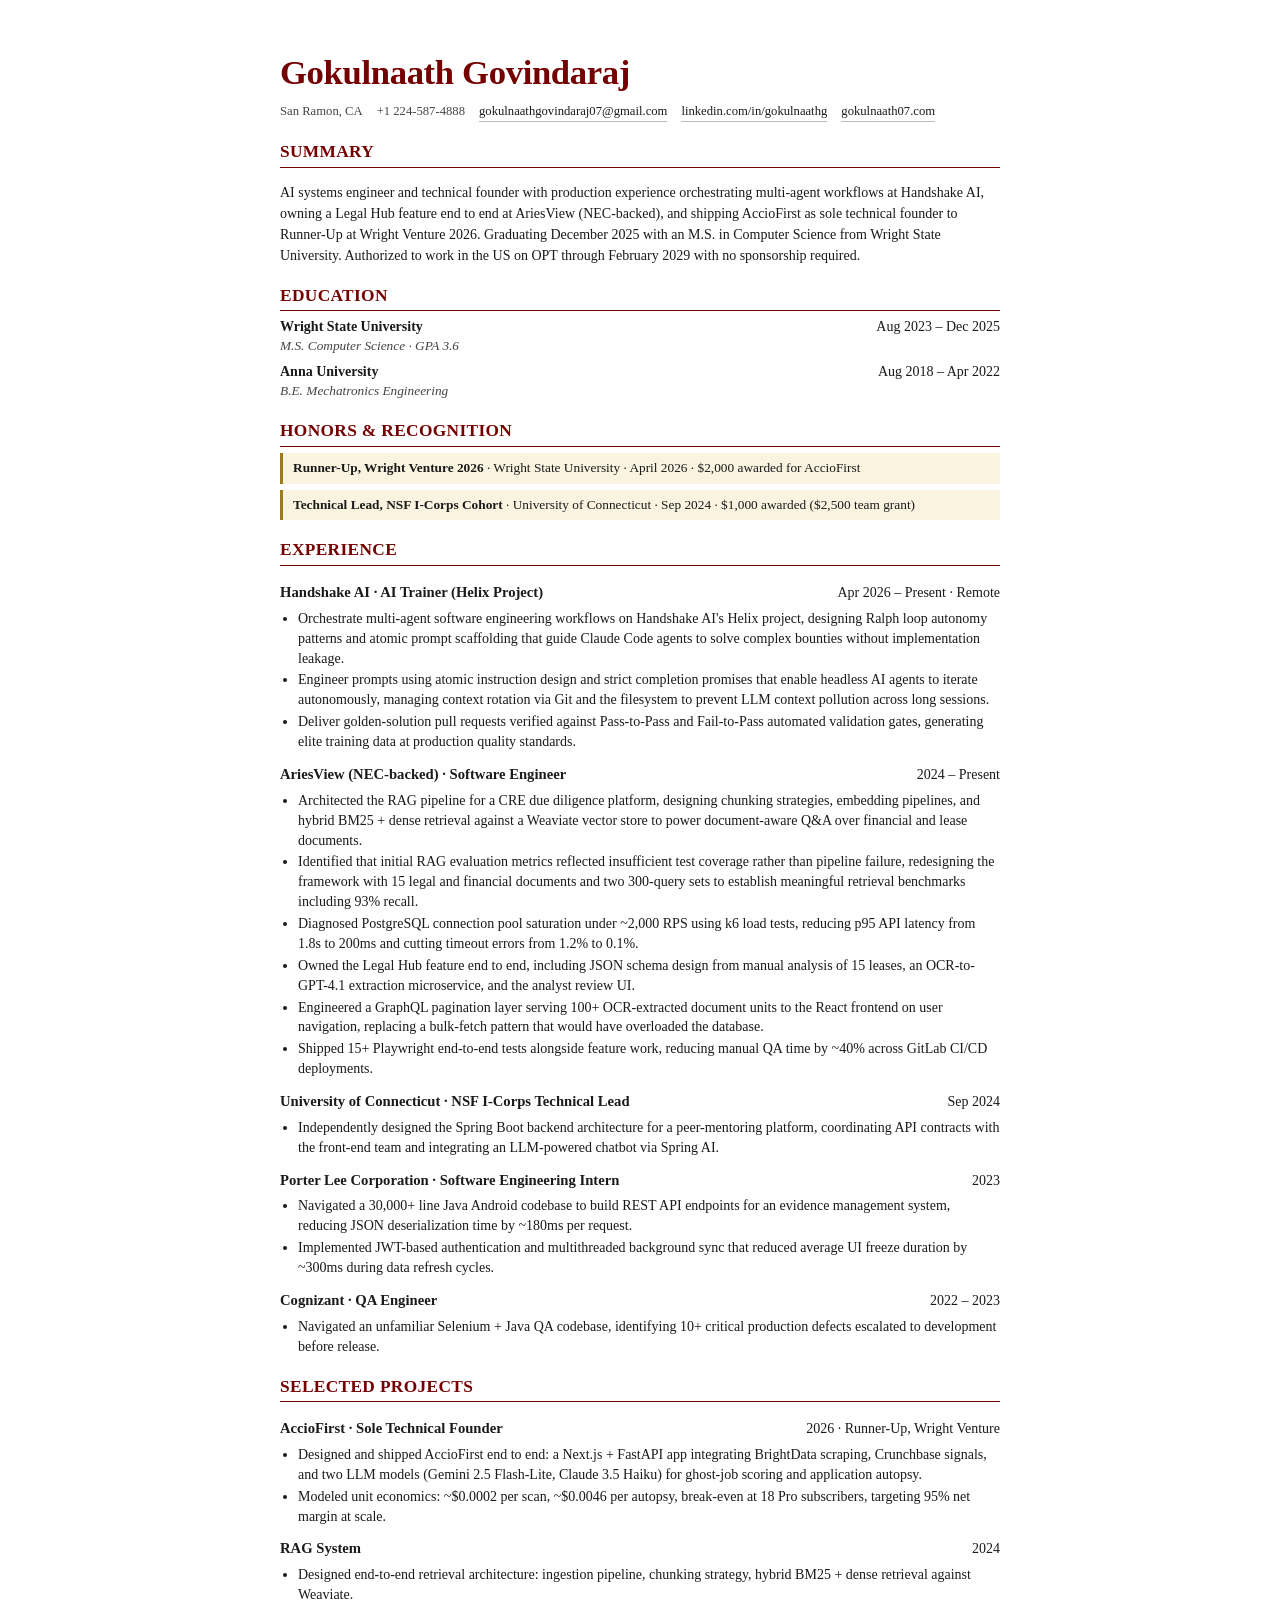
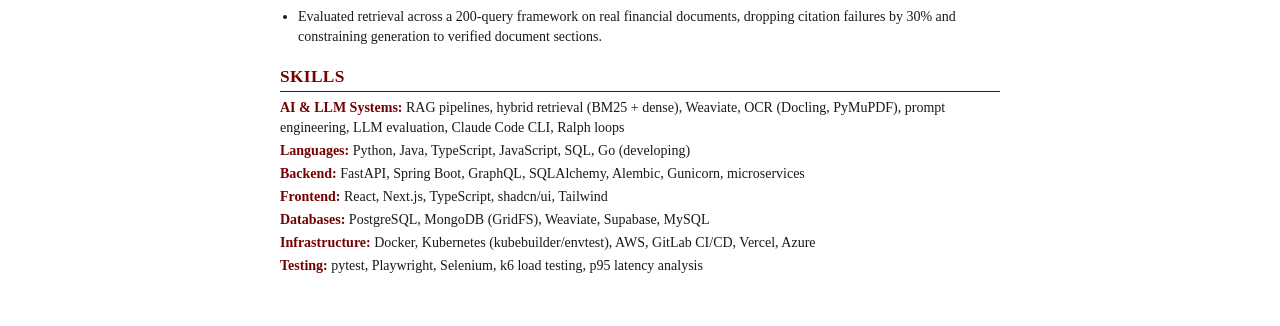
<file: Portfolio-V1-Deploy/resume/Gokulnaath_Govindaraj_Resume.html>
<!doctype html>
<html lang="en">
<head>
<meta charset="utf-8">
<title>Gokulnaath Govindaraj — Resume</title>
<style>
  @page { size: letter; margin: 0.5in; }
  :root { --ink:#1a1a1a; --crimson:#740001; --gold:#9c7a1f; --rule:#dcd6c8; }
  *{ box-sizing:border-box }
  html,body{ margin:0; padding:0; background:#fff; color:var(--ink); font-family: Georgia, "Times New Roman", serif; font-size:10.5pt; line-height:1.42 }
  body{ padding:0.5in; max-width: 8.5in; margin:0 auto }
  h1{ font-family: "Playfair Display", Georgia, serif; font-size:26pt; margin:0; letter-spacing:-0.01em; color:var(--crimson) }
  .meta{ display:flex; flex-wrap:wrap; gap:8px 14px; font-size:9.5pt; color:#444; margin-top:6px; }
  .meta a{ color:var(--ink); text-decoration:none; border-bottom:1px solid #bbb }
  h2{ font-family: "Playfair Display", Georgia, serif; font-size:13pt; margin:18px 0 6px; color:var(--crimson); border-bottom:1.5px solid var(--crimson); padding-bottom:2px; letter-spacing:0.02em; text-transform:uppercase }
  h3{ font-size:11pt; margin:10px 0 2px; }
  .row{ display:flex; justify-content:space-between; gap:12px; align-items:baseline }
  .role{ font-style:italic; color:#444; font-size:10pt }
  ul{ margin:4px 0 0; padding-left:18px }
  li{ margin:2px 0 }
  .summary{ font-size:10.5pt; line-height:1.5 }
  .skills div{ margin:3px 0 }
  .skills b{ color:var(--crimson) }
  .award{ background:#faf3e0; border-left:3px solid var(--gold); padding:6px 10px; font-size:10pt; margin-top:4px }
</style>
</head>
<body>
  <header>
    <h1>Gokulnaath Govindaraj</h1>
    <div class="meta">
      <span>San Ramon, CA</span>
      <span>+1 224-587-4888</span>
      <a href="mailto:gokulnaathgovindaraj07@gmail.com">gokulnaathgovindaraj07@gmail.com</a>
      <a href="https://linkedin.com/in/gokulnaathg">linkedin.com/in/gokulnaathg</a>
      <a href="https://gokulnaath07.com">gokulnaath07.com</a>
    </div>
  </header>

  <h2>Summary</h2>
  <p class="summary">AI systems engineer and technical founder with production experience orchestrating multi-agent workflows at Handshake AI, owning a Legal Hub feature end to end at AriesView (NEC-backed), and shipping AccioFirst as sole technical founder to Runner-Up at Wright Venture 2026. Graduating December 2025 with an M.S. in Computer Science from Wright State University. Authorized to work in the US on OPT through February 2029 with no sponsorship required.</p>

  <h2>Education</h2>
  <div class="row"><b>Wright State University</b><span>Aug 2023 – Dec 2025</span></div>
  <div class="role">M.S. Computer Science · GPA 3.6</div>
  <div class="row" style="margin-top:6px"><b>Anna University</b><span>Aug 2018 – Apr 2022</span></div>
  <div class="role">B.E. Mechatronics Engineering</div>

  <h2>Honors &amp; Recognition</h2>
  <div class="award"><b>Runner-Up, Wright Venture 2026</b> · Wright State University · April 2026 · $2,000 awarded for AccioFirst</div>
  <div class="award" style="margin-top:6px"><b>Technical Lead, NSF I-Corps Cohort</b> · University of Connecticut · Sep 2024 · $1,000 awarded ($2,500 team grant)</div>

  <h2>Experience</h2>

  <div class="row"><h3>Handshake AI · AI Trainer (Helix Project)</h3><span>Apr 2026 – Present · Remote</span></div>
  <ul>
    <li>Orchestrate multi-agent software engineering workflows on Handshake AI's Helix project, designing Ralph loop autonomy patterns and atomic prompt scaffolding that guide Claude Code agents to solve complex bounties without implementation leakage.</li>
    <li>Engineer prompts using atomic instruction design and strict completion promises that enable headless AI agents to iterate autonomously, managing context rotation via Git and the filesystem to prevent LLM context pollution across long sessions.</li>
    <li>Deliver golden-solution pull requests verified against Pass-to-Pass and Fail-to-Pass automated validation gates, generating elite training data at production quality standards.</li>
  </ul>

  <div class="row"><h3>AriesView (NEC-backed) · Software Engineer</h3><span>2024 – Present</span></div>
  <ul>
    <li>Architected the RAG pipeline for a CRE due diligence platform, designing chunking strategies, embedding pipelines, and hybrid BM25 + dense retrieval against a Weaviate vector store to power document-aware Q&amp;A over financial and lease documents.</li>
    <li>Identified that initial RAG evaluation metrics reflected insufficient test coverage rather than pipeline failure, redesigning the framework with 15 legal and financial documents and two 300-query sets to establish meaningful retrieval benchmarks including 93% recall.</li>
    <li>Diagnosed PostgreSQL connection pool saturation under ~2,000 RPS using k6 load tests, reducing p95 API latency from 1.8s to 200ms and cutting timeout errors from 1.2% to 0.1%.</li>
    <li>Owned the Legal Hub feature end to end, including JSON schema design from manual analysis of 15 leases, an OCR-to-GPT-4.1 extraction microservice, and the analyst review UI.</li>
    <li>Engineered a GraphQL pagination layer serving 100+ OCR-extracted document units to the React frontend on user navigation, replacing a bulk-fetch pattern that would have overloaded the database.</li>
    <li>Shipped 15+ Playwright end-to-end tests alongside feature work, reducing manual QA time by ~40% across GitLab CI/CD deployments.</li>
  </ul>

  <div class="row"><h3>University of Connecticut · NSF I-Corps Technical Lead</h3><span>Sep 2024</span></div>
  <ul>
    <li>Independently designed the Spring Boot backend architecture for a peer-mentoring platform, coordinating API contracts with the front-end team and integrating an LLM-powered chatbot via Spring AI.</li>
  </ul>

  <div class="row"><h3>Porter Lee Corporation · Software Engineering Intern</h3><span>2023</span></div>
  <ul>
    <li>Navigated a 30,000+ line Java Android codebase to build REST API endpoints for an evidence management system, reducing JSON deserialization time by ~180ms per request.</li>
    <li>Implemented JWT-based authentication and multithreaded background sync that reduced average UI freeze duration by ~300ms during data refresh cycles.</li>
  </ul>

  <div class="row"><h3>Cognizant · QA Engineer</h3><span>2022 – 2023</span></div>
  <ul>
    <li>Navigated an unfamiliar Selenium + Java QA codebase, identifying 10+ critical production defects escalated to development before release.</li>
  </ul>

  <h2>Selected Projects</h2>
  <div class="row"><h3>AccioFirst · Sole Technical Founder</h3><span>2026 · Runner-Up, Wright Venture</span></div>
  <ul>
    <li>Designed and shipped AccioFirst end to end: a Next.js + FastAPI app integrating BrightData scraping, Crunchbase signals, and two LLM models (Gemini 2.5 Flash-Lite, Claude 3.5 Haiku) for ghost-job scoring and application autopsy.</li>
    <li>Modeled unit economics: ~$0.0002 per scan, ~$0.0046 per autopsy, break-even at 18 Pro subscribers, targeting 95% net margin at scale.</li>
  </ul>

  <div class="row"><h3>RAG System</h3><span>2024</span></div>
  <ul>
    <li>Designed end-to-end retrieval architecture: ingestion pipeline, chunking strategy, hybrid BM25 + dense retrieval against Weaviate.</li>
    <li>Evaluated retrieval across a 200-query framework on real financial documents, dropping citation failures by 30% and constraining generation to verified document sections.</li>
  </ul>

  <h2>Skills</h2>
  <div class="skills">
    <div><b>AI &amp; LLM Systems:</b> RAG pipelines, hybrid retrieval (BM25 + dense), Weaviate, OCR (Docling, PyMuPDF), prompt engineering, LLM evaluation, Claude Code CLI, Ralph loops</div>
    <div><b>Languages:</b> Python, Java, TypeScript, JavaScript, SQL, Go (developing)</div>
    <div><b>Backend:</b> FastAPI, Spring Boot, GraphQL, SQLAlchemy, Alembic, Gunicorn, microservices</div>
    <div><b>Frontend:</b> React, Next.js, TypeScript, shadcn/ui, Tailwind</div>
    <div><b>Databases:</b> PostgreSQL, MongoDB (GridFS), Weaviate, Supabase, MySQL</div>
    <div><b>Infrastructure:</b> Docker, Kubernetes (kubebuilder/envtest), AWS, GitLab CI/CD, Vercel, Azure</div>
    <div><b>Testing:</b> pytest, Playwright, Selenium, k6 load testing, p95 latency analysis</div>
  </div>
</body>
</html>
</file>
